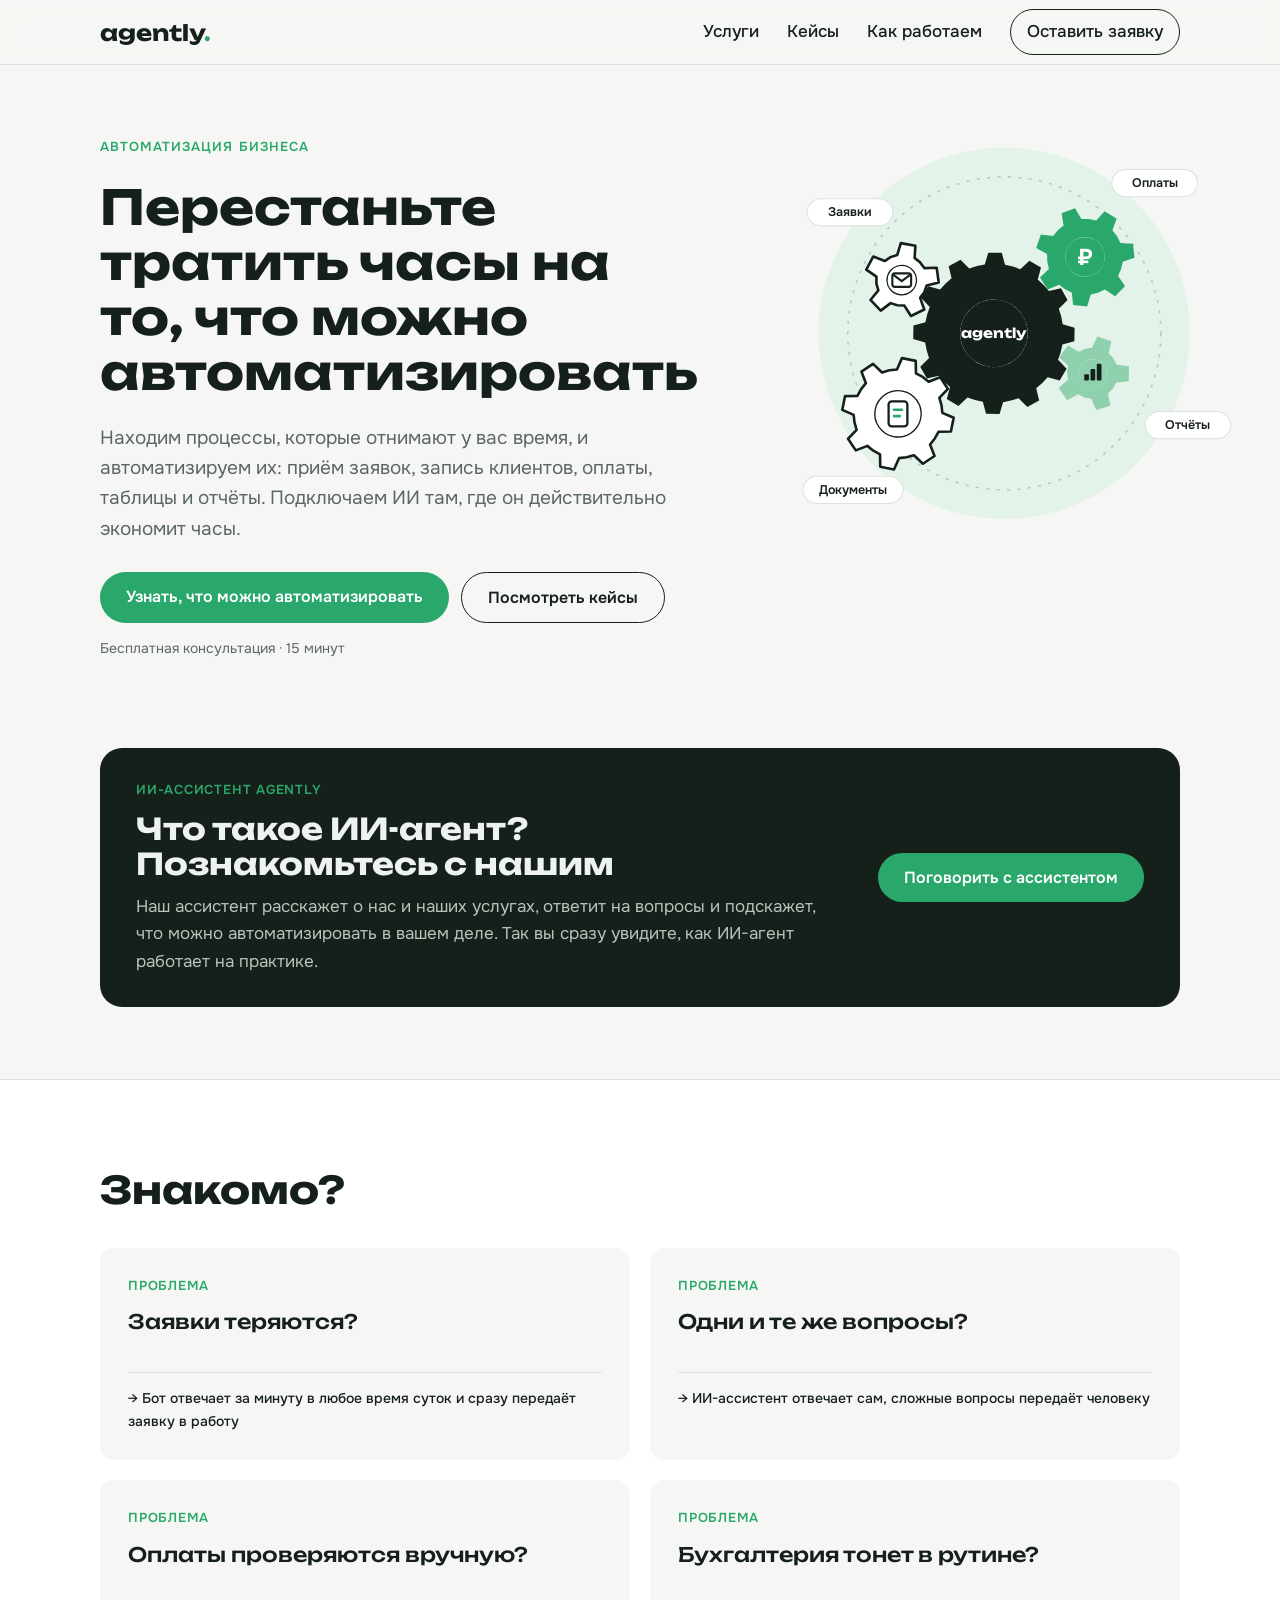
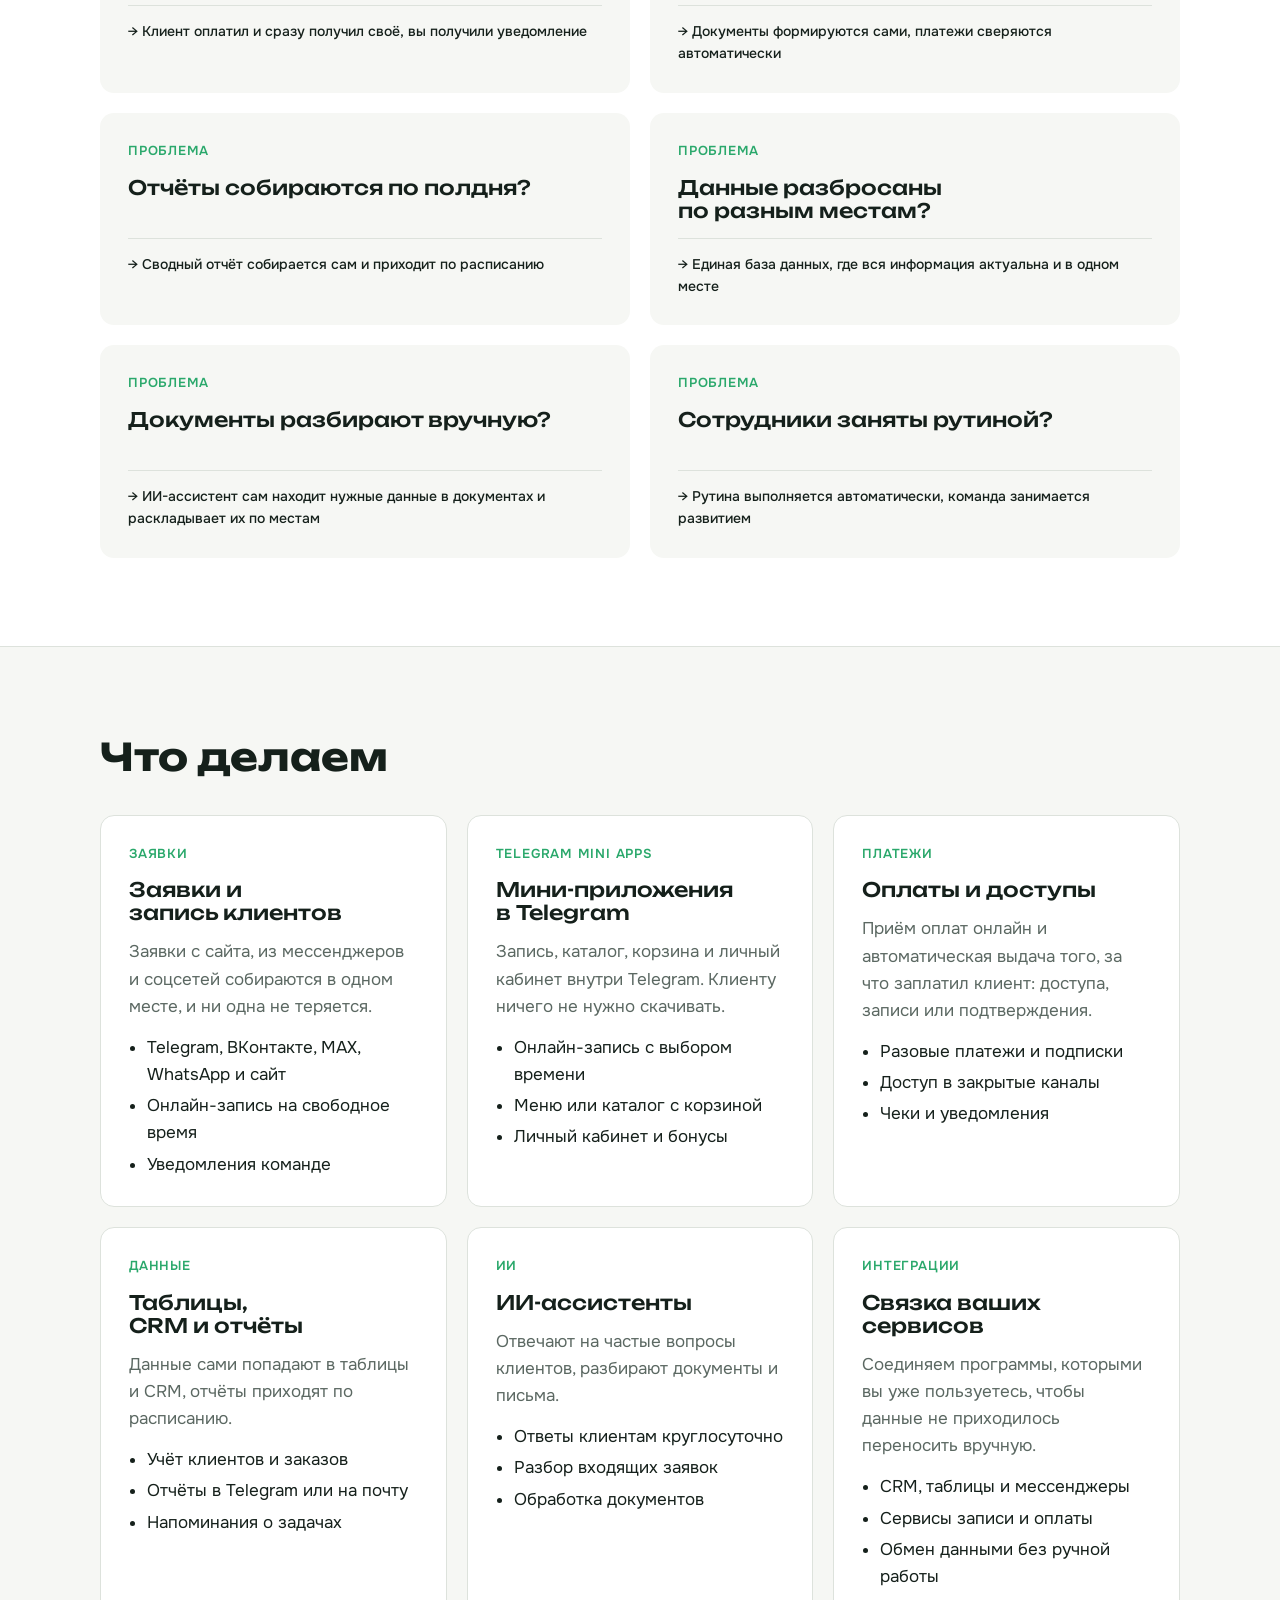
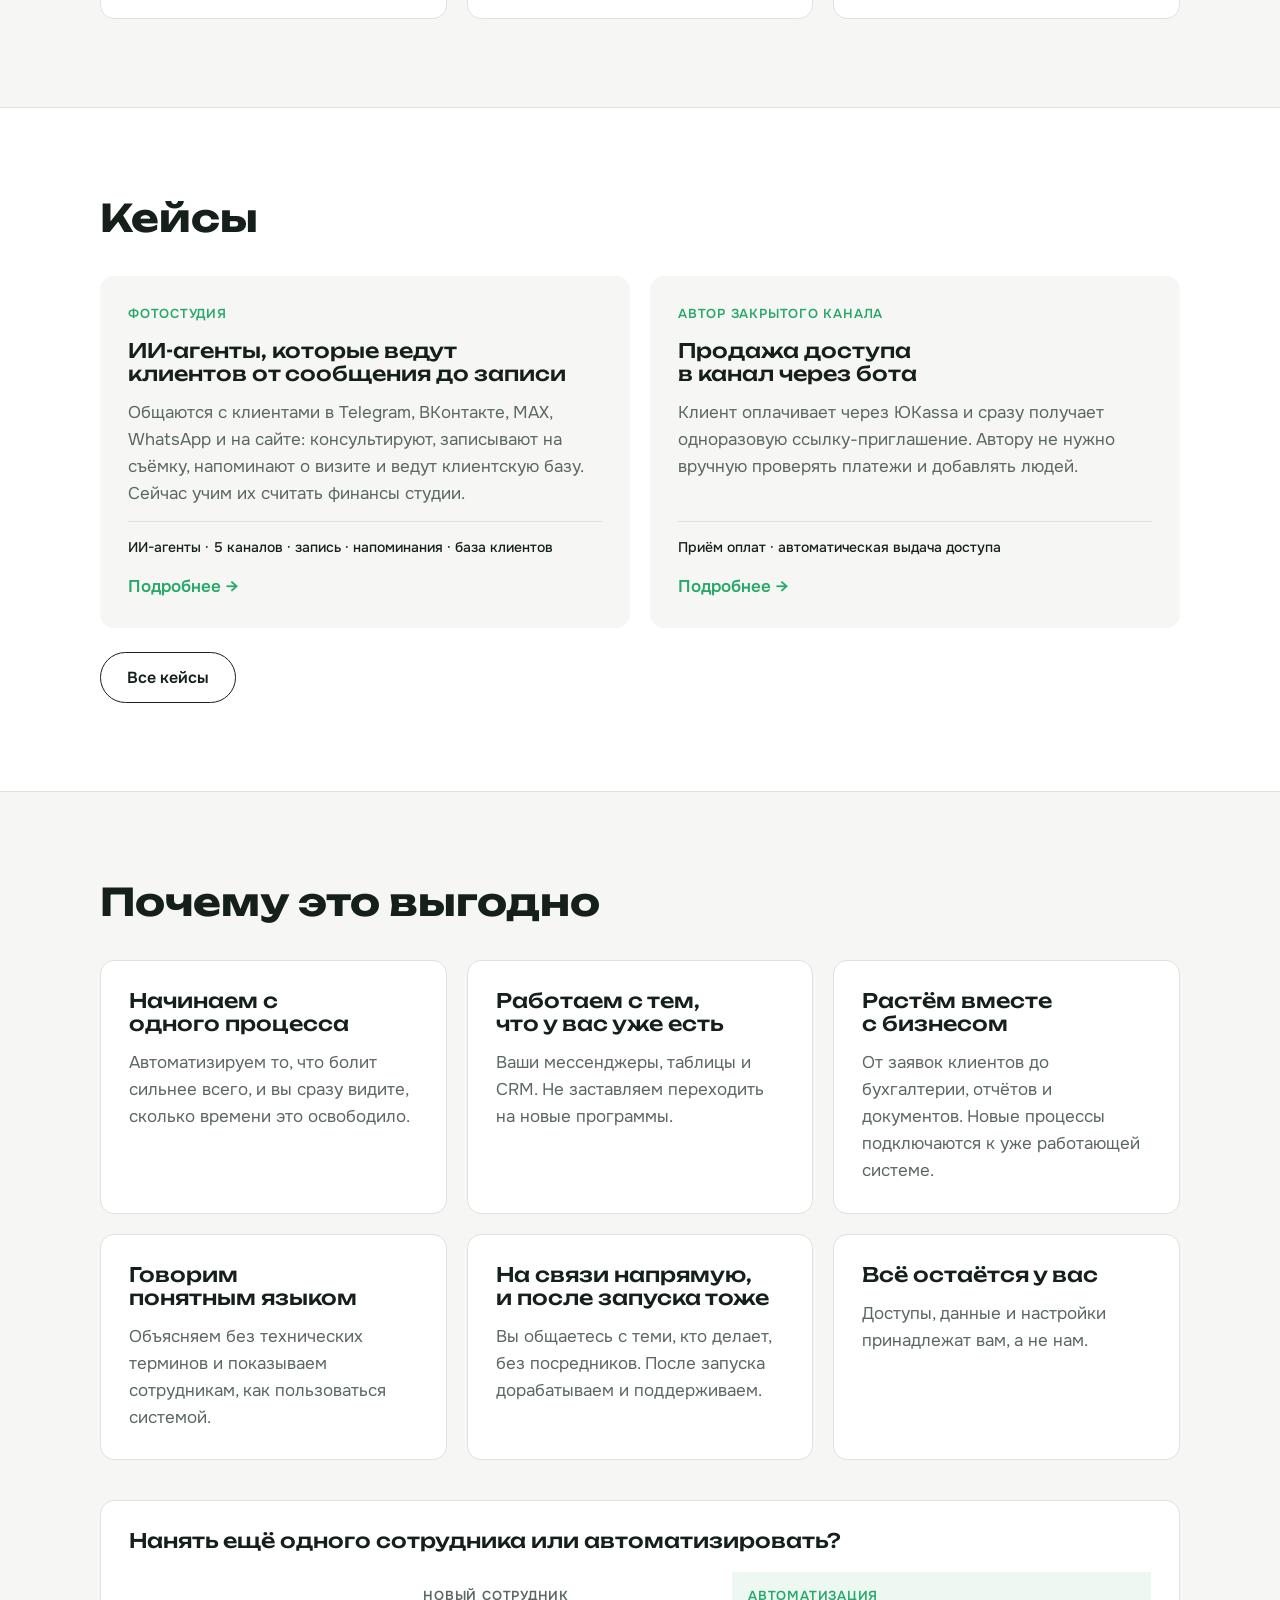
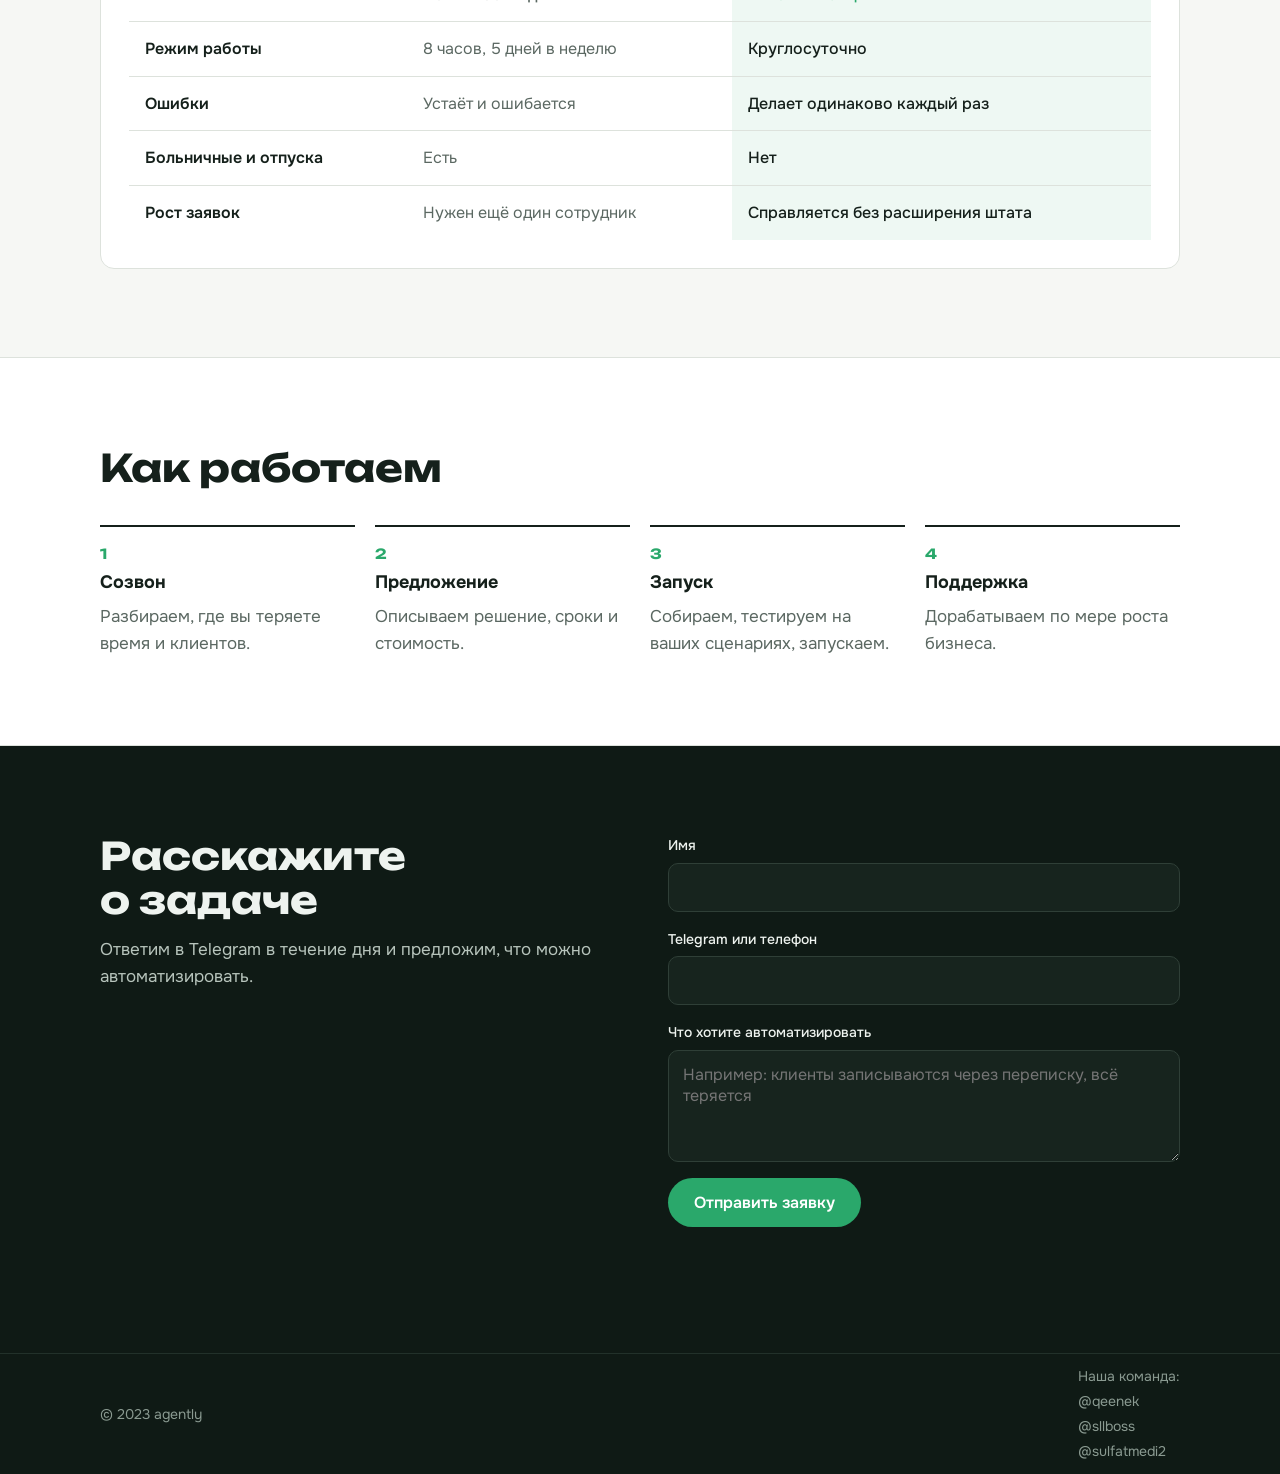
<file: index.html>
<!doctype html>
<html lang="ru">
<head>
  <meta charset="utf-8">
  <meta name="viewport" content="width=device-width, initial-scale=1">
  <title>agently — автоматизация бизнеса</title>
  <meta name="description" content="Автоматизируем бизнес: приём заявок, запись клиентов, оплаты, таблицы и отчёты, мини-приложения в Telegram и ИИ-ассистенты.">
  <link rel="icon" href="/favicon.ico" sizes="any">
  <link rel="icon" href="/favicon.svg" type="image/svg+xml">
  <link rel="apple-touch-icon" href="/apple-touch-icon.png">
  <link rel="preconnect" href="https://fonts.googleapis.com">
  <link rel="preconnect" href="https://fonts.gstatic.com" crossorigin>
  <link href="https://fonts.googleapis.com/css2?family=Unbounded:wght@500;700&family=Onest:wght@400;500;600&display=swap" rel="stylesheet">
  <link rel="stylesheet" href="css/style.css?v=9">
  <link rel="stylesheet" href="css/chat.css?v=3">
</head>
<body>

<header class="header">
  <div class="wrap header__row">
    <a href="#" class="logo">agently<span>.</span></a>
    <nav class="nav">
      <a href="#services">Услуги</a>
      <a href="/cases.html">Кейсы</a>
      <a href="#process">Как работаем</a>
      <a href="#contact" class="nav__cta">Оставить заявку</a>
    </nav>
  </div>
</header>

<main>
  <section class="hero">
    <div class="wrap hero__grid">
      <div class="hero__text">
        <p class="eyebrow">Автоматизация бизнеса</p>
        <h1>Перестаньте тратить часы на то, что можно автоматизировать</h1>
        <p class="lead">Находим процессы, которые отнимают у вас время, и автоматизируем их: приём заявок, запись клиентов, оплаты, таблицы и отчёты. Подключаем ИИ там, где он действительно экономит часы.</p>
        <div class="hero__actions">
          <a href="#contact" class="btn btn--primary">Узнать, что можно автоматизировать</a>
          <a href="#cases" class="btn btn--ghost">Посмотреть кейсы</a>
        </div>
        <p class="hero__note">Бесплатная консультация · 15 минут</p>
      </div>

      <!-- Шестерёнки: agently вращает оплаты, документы, отчёты и заявки -->
      <div class="gears-card">
        <svg id="heroGears" viewBox="0 0 460 420" role="img" aria-label="Сцепленные шестерёнки: центральная agently вращает оплаты, документы, отчёты и заявки">
          <circle cx="215" cy="215" r="178" fill="#e3f3ea"/>
          <circle cx="215" cy="215" r="150" fill="none" stroke="#b6cbbf" stroke-width="1.5" stroke-dasharray="3 7"/>
          <g id="gears"></g>
          <g id="gearIcons"></g>
          <g font-family="Onest, system-ui, sans-serif" font-size="12" font-weight="600" fill="#15201b">
            <rect x="318" y="58" width="82" height="26" rx="13" fill="#fff" stroke="#dde2dc"/><text x="359" y="75" text-anchor="middle">Оплаты</text>
            <rect x="22" y="352" width="96" height="26" rx="13" fill="#fff" stroke="#dde2dc"/><text x="70" y="369" text-anchor="middle">Документы</text>
            <rect x="350" y="290" width="82" height="26" rx="13" fill="#fff" stroke="#dde2dc"/><text x="391" y="307" text-anchor="middle">Отчёты</text>
            <rect x="26" y="86" width="82" height="26" rx="13" fill="#fff" stroke="#dde2dc"/><text x="67" y="103" text-anchor="middle">Заявки</text>
          </g>
        </svg>
      </div>
    </div>
  </section>

  <section class="section ai-demo-wrap">
    <div class="wrap">
      <div class="ai-demo">
        <div class="ai-demo__text">
          <p class="tag">ИИ-ассистент agently</p>
          <h2>Что такое ИИ-агент? Познакомьтесь с нашим</h2>
          <p>Наш ассистент расскажет о нас и наших услугах, ответит на вопросы и подскажет, что можно автоматизировать в вашем деле. Так вы сразу увидите, как ИИ-агент работает на практике.</p>
        </div>
        <a href="#" class="btn btn--primary" data-open-chat>Поговорить с ассистентом</a>
      </div>
    </div>
  </section>

  <section id="why" class="section section--alt">
    <div class="wrap">
      <h2>Знакомо?</h2>
      <div class="cases">
        <article class="case">
          <p class="tag">Проблема</p>
          <h3>Заявки теряются?</h3>
          <p class="case__stack">→ Бот отвечает за минуту в любое время суток и сразу передаёт заявку в работу</p>
        </article>
        <article class="case">
          <p class="tag">Проблема</p>
          <h3>Одни и те же вопросы?</h3>
          <p class="case__stack">→ ИИ-ассистент отвечает сам, сложные вопросы передаёт человеку</p>
        </article>
        <article class="case">
          <p class="tag">Проблема</p>
          <h3>Оплаты проверяются вручную?</h3>
          <p class="case__stack">→ Клиент оплатил и сразу получил своё, вы получили уведомление</p>
        </article>
        <article class="case">
          <p class="tag">Проблема</p>
          <h3>Бухгалтерия тонет в рутине?</h3>
          <p class="case__stack">→ Документы формируются сами, платежи сверяются автоматически</p>
        </article>
        <article class="case">
          <p class="tag">Проблема</p>
          <h3>Отчёты собираются по полдня?</h3>
          <p class="case__stack">→ Сводный отчёт собирается сам и приходит по расписанию</p>
        </article>
        <article class="case">
          <p class="tag">Проблема</p>
          <h3>Данные разбросаны по разным местам?</h3>
          <p class="case__stack">→ Единая база данных, где вся информация актуальна и в одном месте</p>
        </article>
        <article class="case">
          <p class="tag">Проблема</p>
          <h3>Документы разбирают вручную?</h3>
          <p class="case__stack">→ ИИ-ассистент сам находит нужные данные в документах и раскладывает их по местам</p>
        </article>
        <article class="case">
          <p class="tag">Проблема</p>
          <h3>Сотрудники заняты рутиной?</h3>
          <p class="case__stack">→ Рутина выполняется автоматически, команда занимается развитием</p>
        </article>
      </div>
    </div>
  </section>

  <section id="services" class="section">
    <div class="wrap">
      <h2>Что делаем</h2>
      <div class="services">
        <article class="service">
          <p class="tag">Заявки</p>
          <h3>Заявки и запись клиентов</h3>
          <p>Заявки с сайта, из мессенджеров и соцсетей собираются в одном месте, и ни одна не теряется.</p>
          <ul>
            <li>Telegram, ВКонтакте, MAX, WhatsApp и сайт</li>
            <li>Онлайн-запись на свободное время</li>
            <li>Уведомления команде</li>
          </ul>
        </article>
        <article class="service">
          <p class="tag">Telegram Mini Apps</p>
          <h3>Мини-приложения в Telegram</h3>
          <p>Запись, каталог, корзина и личный кабинет внутри Telegram. Клиенту ничего не нужно скачивать.</p>
          <ul>
            <li>Онлайн-запись с выбором времени</li>
            <li>Меню или каталог с корзиной</li>
            <li>Личный кабинет и бонусы</li>
          </ul>
        </article>
        <article class="service">
          <p class="tag">Платежи</p>
          <h3>Оплаты и доступы</h3>
          <p>Приём оплат онлайн и автоматическая выдача того, за что заплатил клиент: доступа, записи или подтверждения.</p>
          <ul>
            <li>Разовые платежи и подписки</li>
            <li>Доступ в закрытые каналы</li>
            <li>Чеки и уведомления</li>
          </ul>
        </article>
        <article class="service">
          <p class="tag">Данные</p>
          <h3>Таблицы, CRM и отчёты</h3>
          <p>Данные сами попадают в таблицы и CRM, отчёты приходят по расписанию.</p>
          <ul>
            <li>Учёт клиентов и заказов</li>
            <li>Отчёты в Telegram или на почту</li>
            <li>Напоминания о задачах</li>
          </ul>
        </article>
        <article class="service">
          <p class="tag">ИИ</p>
          <h3>ИИ-ассистенты</h3>
          <p>Отвечают на частые вопросы клиентов, разбирают документы и письма.</p>
          <ul>
            <li>Ответы клиентам круглосуточно</li>
            <li>Разбор входящих заявок</li>
            <li>Обработка документов</li>
          </ul>
        </article>
        <article class="service">
          <p class="tag">Интеграции</p>
          <h3>Связка ваших сервисов</h3>
          <p>Соединяем программы, которыми вы уже пользуетесь, чтобы данные не приходилось переносить вручную.</p>
          <ul>
            <li>CRM, таблицы и мессенджеры</li>
            <li>Сервисы записи и оплаты</li>
            <li>Обмен данными без ручной работы</li>
          </ul>
        </article>
      </div>
    </div>
  </section>

  <section id="cases" class="section section--alt">
    <div class="wrap">
      <h2>Кейсы</h2>
      <div class="cases">
        <article class="case">
          <p class="tag">Фотостудия</p>
          <h3>ИИ-агенты, которые ведут клиентов от сообщения до записи</h3>
          <p>Общаются с клиентами в Telegram, ВКонтакте, MAX, WhatsApp и на сайте: консультируют, записывают на съёмку, напоминают о визите и ведут клиентскую базу. Сейчас учим их считать финансы студии.</p>
          <p class="case__stack">ИИ-агенты · 5 каналов · запись · напоминания · база клиентов</p>
          <a href="/cases.html#studio" class="case__more">Подробнее →</a>
        </article>
        <article class="case">
          <p class="tag">Автор закрытого канала</p>
          <h3>Продажа доступа в канал через бота</h3>
          <p>Клиент оплачивает через ЮKassa и сразу получает одноразовую ссылку-приглашение. Автору не нужно вручную проверять платежи и добавлять людей.</p>
          <p class="case__stack">Приём оплат · автоматическая выдача доступа</p>
          <a href="/cases.html#channel" class="case__more">Подробнее →</a>
        </article>
      </div>
      <a href="/cases.html" class="btn btn--ghost cases__all">Все кейсы</a>
    </div>
  </section>

  <section id="benefits" class="section">
    <div class="wrap">
      <h2>Почему это выгодно</h2>
      <div class="services">
        <article class="service">
          <h3>Начинаем с одного процесса</h3>
          <p>Автоматизируем то, что болит сильнее всего, и вы сразу видите, сколько времени это освободило.</p>
        </article>
        <article class="service">
          <h3>Работаем с тем, что у вас уже есть</h3>
          <p>Ваши мессенджеры, таблицы и CRM. Не заставляем переходить на новые программы.</p>
        </article>
        <article class="service">
          <h3>Растём вместе с бизнесом</h3>
          <p>От заявок клиентов до бухгалтерии, отчётов и документов. Новые процессы подключаются к уже работающей системе.</p>
        </article>
        <article class="service">
          <h3>Говорим понятным языком</h3>
          <p>Объясняем без технических терминов и показываем сотрудникам, как пользоваться системой.</p>
        </article>
        <article class="service">
          <h3>На связи напрямую, и после запуска тоже</h3>
          <p>Вы общаетесь с теми, кто делает, без посредников. После запуска дорабатываем и поддерживаем.</p>
        </article>
        <article class="service">
          <h3>Всё остаётся у вас</h3>
          <p>Доступы, данные и настройки принадлежат вам, а не нам.</p>
        </article>
      </div>
      <div class="compare">
        <h3 class="compare__title">Нанять ещё одного сотрудника или автоматизировать?</h3>
        <div class="compare__scroll">
          <table>
            <thead>
              <tr><th></th><th scope="col">Новый сотрудник</th><th scope="col">Автоматизация</th></tr>
            </thead>
            <tbody>
              <tr><th scope="row">Режим работы</th><td>8 часов, 5 дней в неделю</td><td>Круглосуточно</td></tr>
              <tr><th scope="row">Ошибки</th><td>Устаёт и ошибается</td><td>Делает одинаково каждый раз</td></tr>
              <tr><th scope="row">Больничные и отпуска</th><td>Есть</td><td>Нет</td></tr>
              <tr><th scope="row">Рост заявок</th><td>Нужен ещё один сотрудник</td><td>Справляется без расширения штата</td></tr>
            </tbody>
          </table>
        </div>
      </div>
    </div>
  </section>

  <section id="process" class="section section--alt">
    <div class="wrap">
      <h2>Как работаем</h2>
      <ol class="steps">
        <li><b>Созвон</b><span>Разбираем, где вы теряете время и клиентов.</span></li>
        <li><b>Предложение</b><span>Описываем решение, сроки и стоимость.</span></li>
        <li><b>Запуск</b><span>Собираем, тестируем на ваших сценариях, запускаем.</span></li>
        <li><b>Поддержка</b><span>Дорабатываем по мере роста бизнеса.</span></li>
      </ol>
    </div>
  </section>

  <section id="contact" class="section section--dark">
    <div class="wrap contact">
      <div>
        <h2>Расскажите о задаче</h2>
        <p>Ответим в Telegram в течение дня и предложим, что можно автоматизировать.</p>
      </div>
      <form id="lead-form" class="form" novalidate>
        <label>Имя
          <input type="text" name="name" required autocomplete="name">
        </label>
        <label>Telegram или телефон
          <input type="text" name="contact" required>
        </label>
        <label>Что хотите автоматизировать
          <textarea name="task" rows="4" placeholder="Например: клиенты записываются через переписку, всё теряется"></textarea>
        </label>
        <input type="text" name="website" class="hp" tabindex="-1" autocomplete="off" aria-hidden="true">
        <button type="submit" class="btn btn--primary">Отправить заявку</button>
        <p class="form__status" role="status"></p>
      </form>
    </div>
  </section>
</main>

<footer class="footer">
  <div class="wrap footer__row">
    <span>© 2023 agently</span>
    <div class="footer__team">
      <span>Наша команда:</span>
      <a href="https://t.me/qeenek" target="_blank" rel="noopener">@qeenek</a>
      <a href="https://t.me/sllboss" target="_blank" rel="noopener">@sllboss</a>
      <a href="https://t.me/sulfatmedi2" target="_blank" rel="noopener">@sulfatmedi2</a>
    </div>
  </div>
</footer>

<script src="js/main.js"></script>
<script src="js/chat.js?v=4"></script>
<script>
/* Шестерёнки на первом экране */
(() => {
  const svg = document.getElementById('heroGears');
  if (!svg) return;
  const NS = 'http://www.w3.org/2000/svg', host = svg.getElementById ? svg.querySelector('#gears') : null, icons = svg.querySelector('#gearIcons');
  const reduce = window.matchMedia('(prefers-reduced-motion: reduce)').matches;
  const m = 6, h = 11;
  function gearPath(t) {
    const rp = t * m, ro = rp + h / 2, ri = rp - h / 2, step = Math.PI * 2 / t; let d = '';
    for (let i = 0; i < t; i++) {
      const a = i * step, pts = [[ri, a - step * .5], [ri, a - step * .28], [ro, a - step * .16], [ro, a + step * .16], [ri, a + step * .28]];
      pts.forEach(([r, an], j) => { d += (i === 0 && j === 0 ? 'M' : 'L') + (r * Math.cos(an)).toFixed(2) + ' ' + (r * Math.sin(an)).toFixed(2) + ' '; });
    }
    const r = t * m * .45;
    return d + `Z M ${r} 0 A ${r} ${r} 0 1 0 ${-r} 0 A ${r} ${r} 0 1 0 ${r} 0 Z`;
  }
  const mk = (tag, a, p) => { const e = document.createElementNS(NS, tag); for (const k in a) e.setAttribute(k, a[k]); p.appendChild(e); return e; };
  const A = { t: 12, x: 205, y: 215, fill: '#15201b' };
  const kids = [
    { t: 7, ang: -40, fill: '#2aa86b', icon: 'rub' },
    { t: 8, ang: 140, fill: '#ffffff', stroke: '#15201b', icon: 'doc' },
    { t: 5, ang: 22, fill: '#8fd1ae', icon: 'chart' },
    { t: 5, ang: -150, fill: '#ffffff', stroke: '#15201b', icon: 'mail' }
  ];
  kids.forEach(k => { const dist = (A.t + k.t) * m, r = k.ang * Math.PI / 180; k.x = A.x + dist * Math.cos(r); k.y = A.y + dist * Math.sin(r); });
  [A, ...kids].forEach(g => { g.el = mk('path', { d: gearPath(g.t), fill: g.fill, 'fill-rule': 'evenodd', stroke: g.stroke || 'none', 'stroke-width': g.stroke ? 2.5 : 0, 'stroke-linejoin': 'round' }, host); });
  mk('circle', { cx: A.x, cy: A.y, r: A.t * m * .45, fill: '#15201b' }, icons);
  mk('text', { x: A.x, y: A.y + 4, 'text-anchor': 'middle', 'font-size': 13, 'font-weight': 700, fill: '#ffffff', 'font-family': 'Unbounded, sans-serif' }, icons).textContent = 'agently';
  kids.forEach(k => {
    mk('circle', { cx: k.x, cy: k.y, r: k.t * m * .45, fill: k.fill }, icons);
    if (k.icon === 'rub') mk('text', { x: k.x, y: k.y + 8, 'text-anchor': 'middle', 'font-size': 22, 'font-weight': 700, fill: '#ffffff' }, icons).textContent = '₽';
    if (k.icon === 'doc') { mk('rect', { x: k.x - 9, y: k.y - 12, width: 18, height: 24, rx: 3, fill: 'none', stroke: '#15201b', 'stroke-width': 2.2 }, icons); mk('rect', { x: k.x - 5, y: k.y - 5, width: 10, height: 2.4, rx: 1.2, fill: '#2aa86b' }, icons); mk('rect', { x: k.x - 5, y: k.y + 1, width: 8, height: 2.4, rx: 1.2, fill: '#2aa86b' }, icons); }
    if (k.icon === 'chart') [[-8, 6], [-2, 11], [4, 16]].forEach(([dx, hh]) => mk('rect', { x: k.x + dx, y: k.y + 7 - hh, width: 4.5, height: hh, rx: 1, fill: '#15201b' }, icons));
    if (k.icon === 'mail') { mk('rect', { x: k.x - 9, y: k.y - 6.5, width: 18, height: 13, rx: 2.5, fill: 'none', stroke: '#15201b', 'stroke-width': 2 }, icons); mk('path', { d: `M${k.x - 8} ${k.y - 5} L${k.x} ${k.y + 1} L${k.x + 8} ${k.y - 5}`, fill: 'none', stroke: '#15201b', 'stroke-width': 2 }, icons); }
  });
  function draw(phi) {
    A.el.setAttribute('transform', `translate(${A.x} ${A.y}) rotate(${phi})`);
    kids.forEach(k => { const ratio = A.t / k.t, rot = -ratio * phi + k.ang * (1 + ratio) + 180 - 180 / k.t; k.el.setAttribute('transform', `translate(${k.x.toFixed(2)} ${k.y.toFixed(2)}) rotate(${rot.toFixed(3)})`); });
  }
  draw(0);
  if (reduce) return;
  let raf = 0, last = 0, phi = 0;
  const frame = now => { if (last) phi += (now - last) / 1000 * 24; last = now; draw(phi); raf = requestAnimationFrame(frame); };
  const run = on => { cancelAnimationFrame(raf); last = 0; if (on) raf = requestAnimationFrame(frame); };
  if ('IntersectionObserver' in window) new IntersectionObserver(([e]) => run(e.isIntersecting)).observe(svg);
  else run(true);
})();
</script>

</body>
</html>
</file>
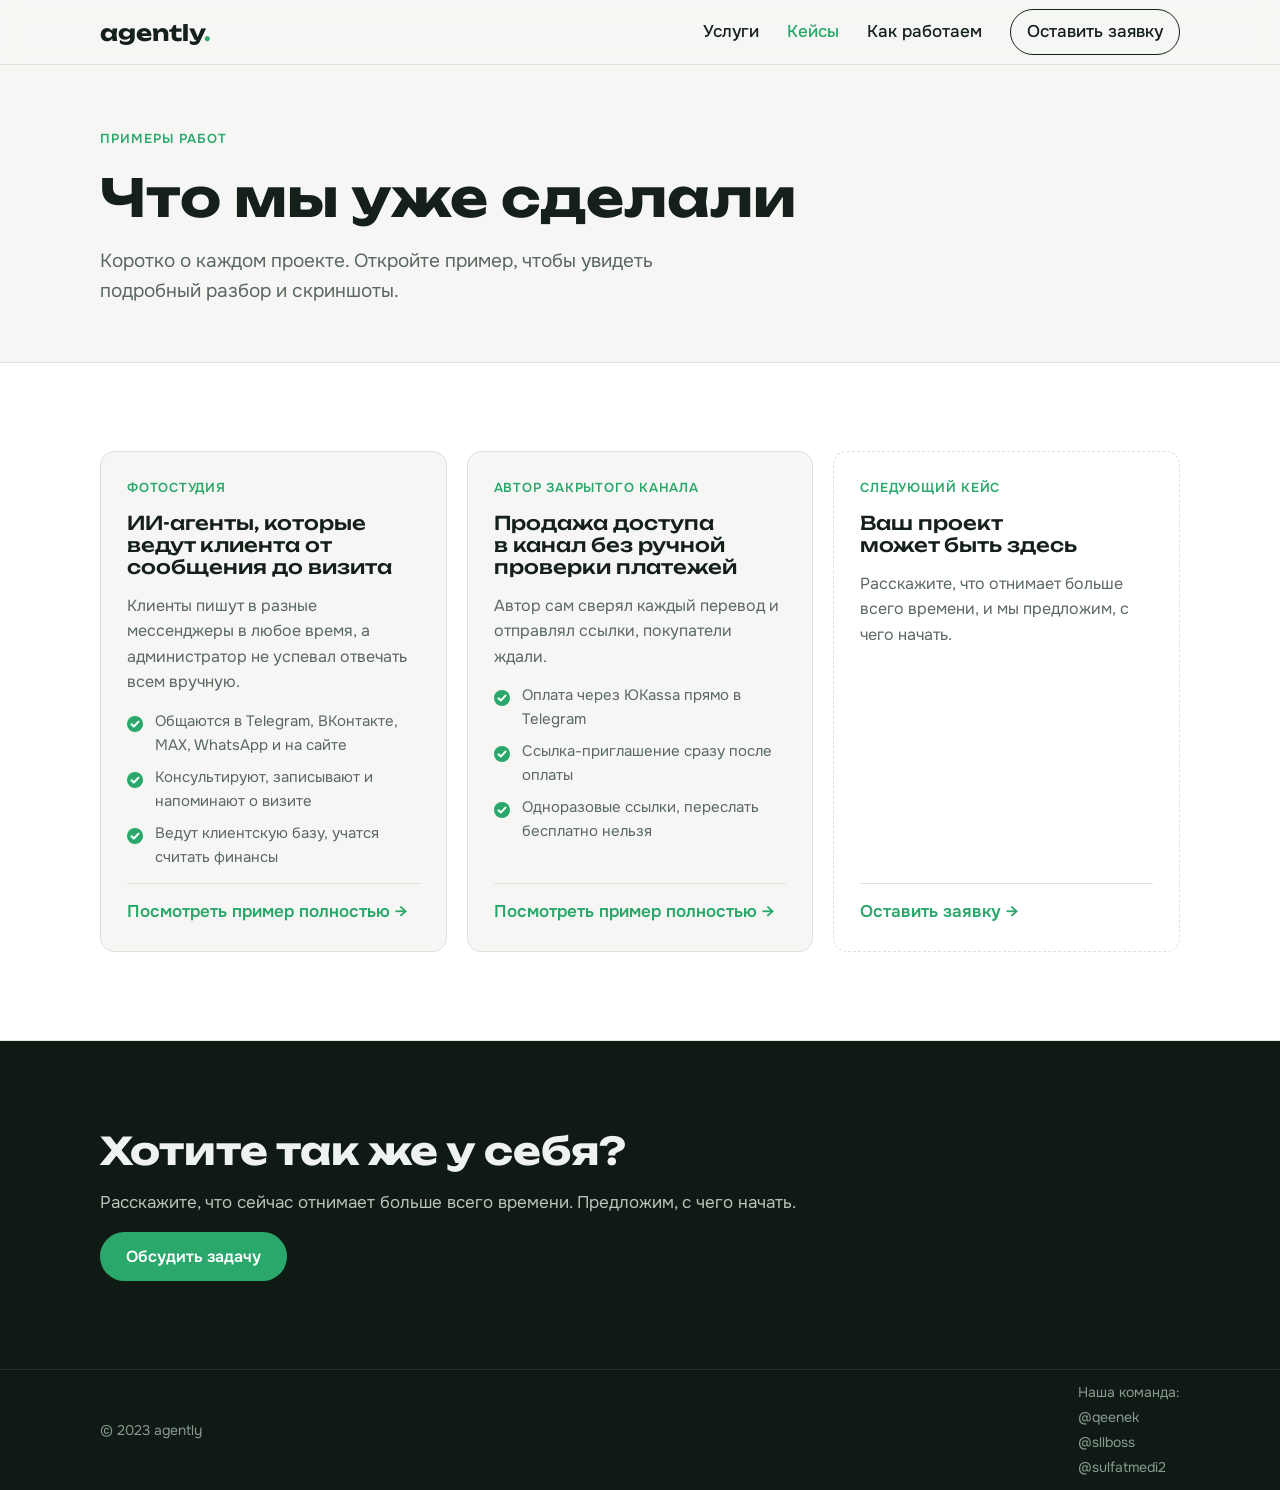
<file: cases.html>
<!doctype html>
<html lang="ru">
<head>
  <meta charset="utf-8">
  <meta name="viewport" content="width=device-width, initial-scale=1">
  <title>Кейсы — agently</title>
  <meta name="description" content="Примеры работ agently: ИИ-агенты для фотостудии, которые общаются с клиентами во всех мессенджерах, и автоматическая продажа доступа в закрытый канал.">
  <link rel="icon" href="/favicon.ico" sizes="any">
  <link rel="icon" href="/favicon.svg" type="image/svg+xml">
  <link rel="apple-touch-icon" href="/apple-touch-icon.png">
  <link rel="preconnect" href="https://fonts.googleapis.com">
  <link rel="preconnect" href="https://fonts.gstatic.com" crossorigin>
  <link href="https://fonts.googleapis.com/css2?family=Unbounded:wght@500;700&family=Onest:wght@400;500;600&display=swap" rel="stylesheet">
  <link rel="stylesheet" href="/css/style.css?v=9">
</head>
<body>

<header class="header">
  <div class="wrap header__row">
    <a href="/" class="logo">agently<span>.</span></a>
    <nav class="nav">
      <a href="/#services">Услуги</a>
      <a href="/cases.html" aria-current="page">Кейсы</a>
      <a href="/#process">Как работаем</a>
      <a href="/#contact" class="nav__cta">Оставить заявку</a>
    </nav>
  </div>
</header>

<main>
  <section class="page-head">
    <div class="wrap">
      <p class="eyebrow">Примеры работ</p>
      <h1>Что мы уже сделали</h1>
      <p class="lead">Коротко о каждом проекте. Откройте пример, чтобы увидеть подробный разбор и скриншоты.</p>
    </div>
  </section>

  <section class="section section--alt cases-page">
    <div class="wrap">
      <div class="case-grid">
        <article id="studio" class="case-card">
          <p class="tag">Фотостудия</p>
          <h3>ИИ-агенты, которые ведут клиента от сообщения до визита</h3>
          <p>Клиенты пишут в разные мессенджеры в любое время, а администратор не успевал отвечать всем вручную.</p>
          <ul class="checks">
            <li>Общаются в Telegram, ВКонтакте, MAX, WhatsApp и на сайте</li>
            <li>Консультируют, записывают и напоминают о визите</li>
            <li>Ведут клиентскую базу, учатся считать финансы</li>
          </ul>
          <a href="/cases/studio.html" class="case-card__more">Посмотреть пример полностью&nbsp;→</a>
        </article>
        <article id="channel" class="case-card">
          <p class="tag">Автор закрытого канала</p>
          <h3>Продажа доступа в канал без ручной проверки платежей</h3>
          <p>Автор сам сверял каждый перевод и отправлял ссылки, покупатели ждали.</p>
          <ul class="checks">
            <li>Оплата через ЮKassa прямо в Telegram</li>
            <li>Ссылка-приглашение сразу после оплаты</li>
            <li>Одноразовые ссылки, переслать бесплатно нельзя</li>
          </ul>
          <a href="/cases/channel.html" class="case-card__more">Посмотреть пример полностью&nbsp;→</a>
        </article>
        <a href="/#contact" class="case-card case-card--empty">
          <p class="tag">Следующий кейс</p>
          <h3>Ваш проект может быть здесь</h3>
          <p>Расскажите, что отнимает больше всего времени, и мы предложим, с чего начать.</p>
          <span class="case-card__more">Оставить заявку →</span>
        </a>
      </div>
    </div>
  </section>

  <section class="section section--dark">
    <div class="wrap cases-cta">
      <h2>Хотите так же у себя?</h2>
      <p>Расскажите, что сейчас отнимает больше всего времени. Предложим, с чего начать.</p>
      <a href="/#contact" class="btn btn--primary">Обсудить задачу</a>
    </div>
  </section>
</main>

<footer class="footer">
  <div class="wrap footer__row">
    <span>© 2023 agently</span>
    <div class="footer__team">
      <span>Наша команда:</span>
      <a href="https://t.me/qeenek" target="_blank" rel="noopener">@qeenek</a>
      <a href="https://t.me/sllboss" target="_blank" rel="noopener">@sllboss</a>
      <a href="https://t.me/sulfatmedi2" target="_blank" rel="noopener">@sulfatmedi2</a>
    </div>
  </div>
</footer>

</body>
</html>
</file>
<file: css/style.css>
:root {
  --bg: #f6f7f4;
  --surface: #ffffff;
  --ink: #15201b;
  --muted: #5b6862;
  --line: #dde2dc;
  --accent: #2aa86b;      /* зелёный «онлайн»: бот работает */
  --accent-ink: #ffffff;
  --dark: #0f1a15;
  --tg: #e7f1fb;          /* фон входящих сообщений */
  --font-display: "Unbounded", system-ui, sans-serif;
  --font-body: "Onest", system-ui, -apple-system, "Segoe UI", sans-serif;
  --radius: 14px;
}

* { box-sizing: border-box; }
html { scroll-behavior: smooth; }
body {
  margin: 0;
  background: var(--bg);
  color: var(--ink);
  font: 400 17px/1.6 var(--font-body);
}
a { color: inherit; }
h1, h2, h3 { font-family: var(--font-display); line-height: 1.15; text-wrap: balance; margin: 0; }
h1 { font-size: clamp(30px, 5vw, 52px); font-weight: 700; }
h2 { font-size: clamp(26px, 3.5vw, 38px); font-weight: 700; margin-bottom: 36px; }
h3 { font-size: 20px; font-weight: 500; }
p { margin: 0; }

.wrap {
  max-width: 1120px;
  margin: 0 auto;
  padding-left: max(20px, env(safe-area-inset-left));
  padding-right: max(20px, env(safe-area-inset-right));
}

/* Header */
.header {
  position: sticky; top: 0; z-index: 10;
  background: color-mix(in srgb, var(--bg) 88%, transparent);
  backdrop-filter: blur(10px);
  border-bottom: 1px solid var(--line);
}
.header__row { display: flex; align-items: center; justify-content: space-between; height: 64px; }
.logo { font: 700 22px var(--font-display); text-decoration: none; }
.logo span { color: var(--accent); }
.nav { display: flex; gap: 28px; align-items: center; font-weight: 500; }
.nav a { text-decoration: none; }
.nav a:hover { color: var(--accent); }
.nav__cta { padding: 8px 16px; border: 1.5px solid var(--ink); border-radius: 999px; }

/* Buttons */
.btn {
  display: inline-block; padding: 14px 26px; border-radius: 999px;
  font: 600 16px var(--font-body); text-decoration: none; cursor: pointer; border: 0;
  transition: transform .15s ease, background .15s ease;
}
.btn:hover { transform: translateY(-1px); }
.btn:focus-visible, .nav a:focus-visible, input:focus-visible, textarea:focus-visible {
  outline: 3px solid var(--accent); outline-offset: 2px;
}
.btn--primary { background: var(--accent); color: var(--accent-ink); }
.btn--ghost { background: transparent; border: 1.5px solid var(--ink); }

/* Hero */
.hero { padding-block: 72px 88px; }
.hero__grid { display: grid; grid-template-columns: 1.15fr .85fr; gap: 56px; align-items: center; }
.hero__text { display: flex; flex-direction: column; gap: 22px; }
.eyebrow { text-transform: uppercase; letter-spacing: .08em; font-size: 13px; font-weight: 600; color: var(--accent); }
.lead { font-size: 19px; color: var(--muted); max-width: 34em; }
.hero__actions { display: flex; gap: 12px; flex-wrap: wrap; margin-top: 6px; }
.hero__note { font-size: 14px; color: var(--muted); margin-top: -8px; }

/* Chat mockup */
.chat {
  background: var(--surface); border: 1px solid var(--line); border-radius: 22px;
  padding: 18px; display: flex; flex-direction: column; gap: 10px;
  box-shadow: 0 20px 50px -24px rgba(15, 26, 21, .25);
}
.chat__head { display: flex; gap: 10px; align-items: center; padding-bottom: 12px; border-bottom: 1px solid var(--line); }
.chat__head small { display: block; color: var(--accent); font-size: 13px; }
.chat__avatar {
  width: 38px; height: 38px; border-radius: 50%; display: grid; place-items: center;
  background: var(--ink); color: var(--bg); font: 700 16px var(--font-display);
}
.msg { max-width: 85%; padding: 10px 14px; border-radius: 16px; font-size: 15px; line-height: 1.4; }
.msg--in { background: var(--tg); align-self: flex-start; border-bottom-left-radius: 4px; }
.msg--out { background: var(--ink); color: var(--bg); align-self: flex-end; border-bottom-right-radius: 4px; }
.chat__ticket {
  margin-top: 6px; padding: 12px 14px; border: 1.5px dashed var(--accent); border-radius: 12px;
  display: flex; flex-direction: column; gap: 2px;
}
.chat__ticket small { color: var(--muted); font-size: 12px; text-transform: uppercase; letter-spacing: .06em; }

/* Sections */
.section { padding-block: 88px; }
.section--alt { background: var(--surface); border-block: 1px solid var(--line); }
.section--dark { background: var(--dark); color: #eef3ef; }
.tag { font-size: 13px; font-weight: 600; color: var(--accent); text-transform: uppercase; letter-spacing: .06em; }

.services { display: grid; grid-template-columns: repeat(3, 1fr); gap: 20px; }
.service {
  background: var(--surface); border: 1px solid var(--line); border-radius: var(--radius);
  padding: 28px; display: flex; flex-direction: column; gap: 14px;
}
.service p:not(.tag) { color: var(--muted); }
.service ul { margin: 0; padding-left: 18px; display: grid; gap: 4px; }

.cases { display: grid; grid-template-columns: repeat(2, 1fr); gap: 20px; }
.case { padding: 28px; border-radius: var(--radius); background: var(--bg); display: flex; flex-direction: column; gap: 14px; }
.case p:not(.tag):not(.case__stack) { color: var(--muted); }
.case__stack { margin-top: auto; padding-top: 14px; border-top: 1px solid var(--line); font-size: 14px; font-weight: 500; }

.steps { list-style: none; counter-reset: s; margin: 0; padding: 0; display: grid; grid-template-columns: repeat(4, 1fr); gap: 20px; }
.steps li { counter-increment: s; display: flex; flex-direction: column; gap: 6px; padding-top: 18px; border-top: 2px solid var(--ink); }
.steps li::before { content: counter(s); font: 700 14px var(--font-display); color: var(--accent); }
.steps b { font-size: 18px; }
.steps span { color: var(--muted); }

/* Contact */
.contact { display: grid; grid-template-columns: 1fr 1fr; gap: 56px; align-items: start; }
.contact > div { display: flex; flex-direction: column; gap: 14px; }
.contact h2 { margin-bottom: 0; }
.contact p { color: #b7c4bc; }
.team { margin-top: 12px; display: flex; flex-direction: column; gap: 10px; }
.team__title { text-transform: uppercase; letter-spacing: .08em; font-size: 13px; font-weight: 600; color: var(--accent) !important; }
.team__list { list-style: none; margin: 0; padding: 0; display: flex; flex-direction: column; gap: 8px; }
.team__list a {
  display: inline-flex; align-items: center; gap: 10px;
  color: #eef3ef; text-decoration: none; font-weight: 500; font-size: 18px;
}
.team__list a::before {
  content: ""; width: 8px; height: 8px; border-radius: 50%; background: var(--accent);
}
.team__list a:hover { color: var(--accent); }
.form { display: flex; flex-direction: column; gap: 16px; }
.form label { display: flex; flex-direction: column; gap: 6px; font-size: 14px; font-weight: 500; }
.form input, .form textarea {
  font: 400 16px var(--font-body); padding: 13px 14px; border-radius: 10px;
  border: 1px solid #2f3f37; background: #17241e; color: #eef3ef; resize: vertical;
}
.form input.invalid { border-color: #e46a5a; }
.form .btn { align-self: flex-start; }
.form__status { min-height: 1.5em; font-size: 15px; }
.form__status.ok { color: var(--accent); }
.form__status.err { color: #f08d7f; }
.hp { position: absolute; left: -9999px; }

.footer { padding-block: 28px; background: var(--dark); color: #8a9a91; border-top: 1px solid #22312a; }
.footer__row { display: flex; justify-content: space-between; gap: 16px; }

/* Mobile */
@media (max-width: 860px) {
  .hero__grid, .contact, .cases { grid-template-columns: 1fr; }
  .services { grid-template-columns: 1fr; }
  .steps { grid-template-columns: 1fr 1fr; }
  .nav a:not(.nav__cta) { display: none; }
  .hero { padding-block: 40px 64px; }
  .section { padding-block: 64px; }
}
@media (max-width: 480px) {
  .steps { grid-template-columns: 1fr; }
}

/* Команда в подвале */
.footer__row { align-items: center; flex-wrap: wrap; }
.footer__team { display: flex; flex-direction: column; gap: 4px; }
.footer { font-size: 14px; line-height: 1.5; padding-block: 12px; }
.footer__team a { color: inherit; text-decoration: none; }
.footer__team a:hover { color: var(--accent); }
@media (prefers-reduced-motion: reduce) {
  html { scroll-behavior: auto; }
  .btn { transition: none; }
}

/* Блок «Почему это выгодно» */
.compare { margin-top: 40px; background: var(--surface); border: 1px solid var(--line); border-radius: var(--radius); padding: 28px; }
.compare__title { margin-bottom: 20px; }
.compare__scroll { overflow-x: auto; }
.compare table { width: 100%; border-collapse: collapse; font-size: 16px; }
.compare th, .compare td { text-align: left; padding: 14px 16px; border-bottom: 1px solid var(--line); vertical-align: top; }
.compare tbody tr:last-child th, .compare tbody tr:last-child td { border-bottom: 0; }
.compare thead th { font-size: 13px; font-weight: 600; text-transform: uppercase; letter-spacing: .06em; color: var(--muted); }
.compare tbody th { font-weight: 600; }
.compare td { color: var(--muted); }
.compare td:last-child { color: var(--ink); font-weight: 500; background: color-mix(in srgb, var(--accent) 8%, transparent); }
.compare thead th:last-child { color: var(--accent); background: color-mix(in srgb, var(--accent) 8%, transparent); }
@media (max-width: 600px) {
  .compare { padding: 20px 12px; }
  .compare table { font-size: 14px; }
  .compare th, .compare td { padding: 12px 8px; }
  .compare table { table-layout: fixed; }
  .compare thead th { text-transform: none; letter-spacing: 0; font-size: 13px; }
  .compare th:first-child { width: 30%; }
}

/* Первый экран: шестерёнки справа */
.hero__grid { grid-template-columns: minmax(0, 1fr) minmax(0, 400px); gap: clamp(32px, 5vw, 72px); }
.hero h1 { font-size: clamp(28px, 3.8vw, 48px); hyphens: auto; }
.gears-card { justify-self: end; width: 100%; max-width: 400px; }
.gears-card svg { display: block; width: 100%; height: auto; }
@media (max-width: 860px) {
  .hero__grid { grid-template-columns: 1fr; }
  .gears-card { justify-self: center; max-width: 380px; }
}
.hero { overflow-x: clip; }
@media (min-width: 861px) {
  .gears-card {
    width: clamp(400px, calc(50vw - 160px), 560px);
    max-width: none;
    transform: translate(clamp(0px, calc(50vw - 560px), 220px), -70px);
  }
}

/* Блок «Знакомо?»: разделитель на одном уровне во всех карточках */
#why .case .case__stack { margin-top: 0; }
@media (min-width: 861px) {
  #why .case h3 { min-height: 2.4em; }
}

/* Страница кейсов */
.nav a[aria-current="page"] { color: var(--accent); }
.page-head { padding-block: 64px 56px; }
.page-head .wrap { display: flex; flex-direction: column; gap: 18px; }
.case-index { display: flex; flex-wrap: wrap; gap: 10px; margin-top: 8px; }
.case-index a {
  text-decoration: none; padding: 10px 16px; border: 1px solid var(--line); border-radius: 999px;
  background: var(--surface); font-weight: 500;
}
.case-index a span { font: 700 12px var(--font-display); color: var(--accent); margin-right: 6px; }
.case-index a:hover { border-color: var(--ink); }

.case-full { scroll-margin-top: 64px; }
.case-full .wrap { display: flex; flex-direction: column; gap: 28px; }
.case-full__head { display: flex; flex-direction: column; gap: 16px; max-width: 820px; }
.case-full__head h2 { margin-bottom: 0; }
.case-full__facts { list-style: none; margin: 8px 0 0; padding: 0; display: flex; flex-wrap: wrap; gap: 12px; }
.case-full__facts li {
  display: flex; align-items: baseline; gap: 8px; padding: 12px 18px;
  border-radius: var(--radius); background: var(--bg); border: 1px solid var(--line); color: var(--muted);
}
.case-full__facts b { font: 700 24px var(--font-display); color: var(--ink); }
.case-full__grid { display: grid; grid-template-columns: 1fr 1fr; gap: 20px; }
.case-block {
  background: var(--bg); border: 1px solid var(--line); border-radius: var(--radius);
  padding: 28px; display: flex; flex-direction: column; gap: 14px;
}
.section:not(.section--alt) .case-block, .section:not(.section--alt) .case-full__facts li { background: var(--surface); }
.case-block > p { color: var(--muted); }
.case-block--next { border: 1.5px dashed var(--accent); }
.checks { list-style: none; margin: 0; padding: 0; display: grid; gap: 12px; }
.checks li { position: relative; padding-left: 28px; color: var(--muted); }
.checks li b { color: var(--ink); }
.checks li::before {
  content: ""; position: absolute; left: 0; top: .45em; width: 16px; height: 16px; border-radius: 50%;
  background: var(--accent) url("data:image/svg+xml,%3Csvg xmlns='http://www.w3.org/2000/svg' viewBox='0 0 16 16'%3E%3Cpath d='M4.5 8.2l2.3 2.3 4.7-4.9' fill='none' stroke='white' stroke-width='2' stroke-linecap='round' stroke-linejoin='round'/%3E%3C/svg%3E") center/100% no-repeat;
}
.flow { list-style: none; counter-reset: f; margin: 0; padding: 0; display: grid; grid-template-columns: repeat(5, 1fr); gap: 16px; }
.flow li { counter-increment: f; display: flex; flex-direction: column; gap: 4px; padding-top: 16px; border-top: 2px solid var(--ink); }
.flow li::before { content: counter(f); font: 700 14px var(--font-display); color: var(--accent); }
.flow span { color: var(--muted); font-size: 15px; }
.shots { display: grid; grid-template-columns: repeat(3, 1fr); gap: 16px; }
.shot { margin: 0; display: flex; flex-direction: column; gap: 10px; }
.shot::before {
  content: attr(data-label) " · скриншот скоро"; display: grid; place-items: center; text-align: center;
  aspect-ratio: 9 / 16; max-height: 420px; padding: 16px; border-radius: 12px;
  border: 1.5px dashed var(--line); color: var(--muted); font-size: 14px; background: var(--surface);
}
.shot:has(img)::before { display: none; }
.shot img { width: 100%; aspect-ratio: 9 / 16; max-height: 420px; object-fit: cover; object-position: top; border-radius: 12px; border: 1px solid var(--line); }
.shot figcaption { font-size: 14px; color: var(--muted); }
.case-full > .wrap > .case__stack { border-top: 1px solid var(--line); padding-top: 16px; font-size: 14px; font-weight: 500; }
.cases-cta { display: flex; flex-direction: column; align-items: flex-start; gap: 16px; }
.cases-cta h2 { margin-bottom: 0; }
.cases-cta p { color: #b7c4bc; }

/* Ссылка «Подробнее» в карточках кейсов на главной */
.case__more { font-weight: 600; color: var(--accent); text-decoration: none; }
.case__more:hover { text-decoration: underline; }
.cases__all { margin-top: 24px; }

@media (max-width: 860px) {
  .case-full__grid { grid-template-columns: 1fr; }
  .flow { grid-template-columns: 1fr 1fr; }
  .shots { grid-template-columns: 1fr 1fr; }
  .page-head { padding-block: 40px; }
}
@media (max-width: 480px) {
  .flow, .shots { grid-template-columns: 1fr; }
  .case-block { padding: 20px; }
}

/* Страница кейсов: сетка карточек */
.case-grid { display: grid; grid-template-columns: repeat(3, 1fr); gap: 20px; }
.case-card {
  scroll-margin-top: 96px;
  background: var(--bg); border: 1px solid var(--line); border-radius: var(--radius);
  padding: 26px; display: flex; flex-direction: column; gap: 14px; color: inherit; text-decoration: none;
}
.case-card h3 { font-size: 19px; }
.case-card > p:not(.tag) { color: var(--muted); font-size: 16px; }
.case-card .checks { font-size: 15px; gap: 8px; }
.case-card__more {
  margin-top: auto; padding-top: 14px; border-top: 1px solid var(--line);
  font-weight: 600; color: var(--accent); text-decoration: none;
}
a.case-card__more:hover, .case-card--empty:hover .case-card__more { text-decoration: underline; }
.case-card--empty { border-style: dashed; background: transparent; }
.case-card--empty:hover { border-color: var(--accent); }
/* Подсветка карточки, к которой перешли с главной */
.case-card:target { animation: case-flash 2.4s ease-out; }
@keyframes case-flash {
  0%, 35% { border-color: var(--accent); box-shadow: 0 0 0 4px color-mix(in srgb, var(--accent) 25%, transparent); }
  100% { border-color: var(--line); box-shadow: 0 0 0 0 transparent; }
}
@media (prefers-reduced-motion: reduce) {
  .case-card:target { animation: none; border-color: var(--accent); }
}
.back-link { align-self: flex-start; font-weight: 600; text-decoration: none; color: var(--muted); }
.back-link:hover { color: var(--accent); }
@media (max-width: 860px) {
  .case-grid { grid-template-columns: 1fr; }
}
@media (min-width: 861px) and (max-width: 1000px) {
  .case-grid { grid-template-columns: 1fr 1fr; }
}
</file>
<file: css/chat.css>
/* Чат с ассистентом */
.chatw { position: fixed; right: max(20px, env(safe-area-inset-right)); bottom: max(20px, env(safe-area-inset-bottom)); z-index: 50; font-family: var(--font-body); }
.chatw__launch { display: inline-flex; align-items: center; gap: 10px; padding: 14px 20px; border: 0; border-radius: 999px; background: var(--ink); color: #fff; font: 600 15px var(--font-body); cursor: pointer; box-shadow: 0 12px 30px -10px rgba(15, 26, 21, .45); transition: transform .15s; }
.chatw__launch:hover { transform: translateY(-2px); }
.chatw.is-open .chatw__launch { display: none; }
.chatw__dot { width: 9px; height: 9px; border-radius: 50%; background: var(--accent); box-shadow: 0 0 0 0 rgba(42, 168, 107, .6); animation: chatwPulse 2s infinite; }
@keyframes chatwPulse { 70% { box-shadow: 0 0 0 8px rgba(42, 168, 107, 0); } 100% { box-shadow: 0 0 0 0 rgba(42, 168, 107, 0); } }
.chatw__panel { width: 380px; height: min(580px, calc(100vh - 40px)); display: flex; flex-direction: column; background: var(--surface); border: 1px solid var(--line); border-radius: 22px; box-shadow: 0 24px 60px -20px rgba(15, 26, 21, .35); overflow: hidden; }
.chatw__panel[hidden] { display: none; }
.chatw__head { display: flex; align-items: center; gap: 10px; padding: 14px 16px; border-bottom: 1px solid var(--line); }
.chatw__avatar { width: 38px; height: 38px; border-radius: 50%; display: grid; place-items: center; background: var(--ink); color: var(--bg); font: 700 16px var(--font-display); flex: none; }
.chatw__title { flex: 1; min-width: 0; line-height: 1.25; }
.chatw__title b { display: block; font-size: 15px; }
.chatw__title small { color: var(--accent); font-size: 13px; }
.chatw__close { width: 34px; height: 34px; border: 0; border-radius: 50%; background: transparent; font-size: 24px; line-height: 1; color: var(--muted); cursor: pointer; }
.chatw__close:hover { background: var(--bg); color: var(--ink); }
.chatw__log { flex: 1; overflow-y: auto; padding: 16px; display: flex; flex-direction: column; gap: 10px; background: var(--bg); }
.chatw__msg { max-width: 85%; padding: 10px 14px; border-radius: 16px; font-size: 15px; line-height: 1.45; white-space: pre-wrap; overflow-wrap: anywhere; }
.chatw__msg--in { align-self: flex-start; background: var(--surface); border: 1px solid var(--line); border-bottom-left-radius: 4px; }
.chatw__msg--out { align-self: flex-end; background: var(--ink); color: #fff; border-bottom-right-radius: 4px; }
.chatw__msg a { color: var(--accent); }
.chatw__typing { display: inline-flex; gap: 4px; padding: 14px; }
.chatw__typing i { width: 7px; height: 7px; border-radius: 50%; background: var(--muted); animation: chatwDot 1.2s infinite; }
.chatw__typing i:nth-child(2) { animation-delay: .15s; } .chatw__typing i:nth-child(3) { animation-delay: .3s; }
@keyframes chatwDot { 0%, 60%, 100% { opacity: .3; transform: none; } 30% { opacity: 1; transform: translateY(-3px); } }
.chatw__chips { display: flex; flex-wrap: wrap; gap: 6px; padding: 0 16px; background: var(--bg); }
.chatw__chips:not(:empty) { padding-bottom: 12px; }
.chatw__chip { border: 1px solid var(--accent); background: var(--surface); color: var(--ink); border-radius: 999px; padding: 6px 12px; font: 500 13px var(--font-body); cursor: pointer; text-align: left; }
.chatw__chip:hover { background: #e3f3ea; }
.chatw__form { display: flex; align-items: flex-end; gap: 8px; padding: 12px 12px 6px; border-top: 1px solid var(--line); }
.chatw__input { flex: 1; min-width: 0; resize: none; border: 1px solid var(--line); border-radius: 14px; padding: 10px 12px; font: 400 15px/1.4 var(--font-body); color: var(--ink); background: var(--surface); max-height: 120px; }
.chatw__input:focus { outline: 2px solid var(--accent); outline-offset: 0; border-color: transparent; }
.chatw__send { width: 42px; height: 42px; flex: none; border: 0; border-radius: 50%; background: var(--accent); color: #fff; display: grid; place-items: center; cursor: pointer; }
.chatw__send:disabled { opacity: .5; cursor: default; }
.chatw__note { margin: 0; padding: 0 14px 10px; font-size: 11.5px; line-height: 1.4; color: var(--muted); }
.chatw__note a { color: var(--muted); }
.chatw button:focus-visible { outline: 3px solid var(--accent); outline-offset: 2px; }
@media (max-width: 480px) {
  .chatw { right: 12px; bottom: 12px; left: auto; }
  .chatw.is-open { left: 0; right: 0; bottom: 0; top: 0; }
  .chatw.is-open .chatw__panel { width: 100%; height: 100%; border-radius: 0; border: 0; }
  .chatw__launch { padding: 13px 18px; font-size: 14px; }
}
@media (prefers-reduced-motion: reduce) { .chatw__dot, .chatw__typing i { animation: none; } }

/* Блок «Попробуйте ИИ-агента» */
.ai-demo-wrap { padding-block: 0 72px; }
.ai-demo { display: flex; align-items: center; justify-content: space-between; gap: 24px 48px; flex-wrap: wrap; padding: 32px 36px; border-radius: 22px; background: var(--ink); color: #eef3ef; }
.ai-demo__text { flex: 1 1 420px; min-width: 0; display: flex; flex-direction: column; gap: 12px; }
.ai-demo h2 { margin: 0; font-size: clamp(22px, 2.6vw, 30px); text-wrap: balance; }
.ai-demo p:not(.tag) { margin: 0; color: #b7c4bc; max-width: 46em; }
.ai-demo .btn { flex: none; }
@media (max-width: 600px) { .ai-demo { padding: 24px 20px; } .ai-demo .btn { width: 100%; text-align: center; } }

/* Кнопка чата прячется, пока виден блок про ассистента */
.chatw__launch { transition: transform .25s ease, opacity .25s ease; }
.chatw.is-tucked:not(.is-open) .chatw__launch { opacity: 0; transform: translateY(16px); pointer-events: none; }
</file>
